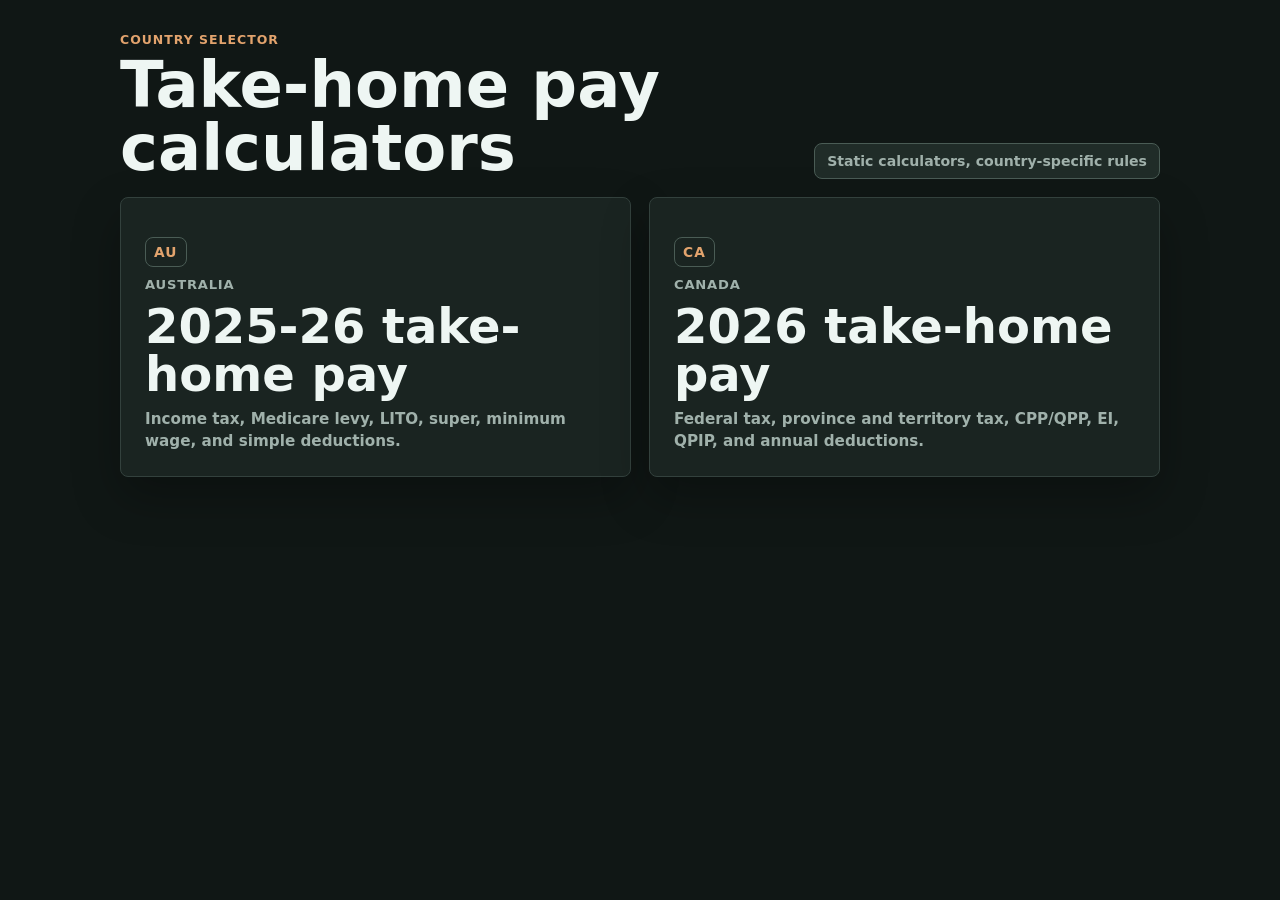
<file: index.html>
<!doctype html>
<html lang="en">
  <head>
    <meta charset="utf-8">
    <meta name="viewport" content="width=device-width, initial-scale=1">
    <title>Take-Home Pay Calculators</title>
    <link rel="stylesheet" href="styles.css">
  </head>
  <body>
    <main class="app-shell country-shell">
      <header class="app-header">
        <div>
          <p class="eyebrow">Country selector</p>
          <h1>Take-home pay calculators</h1>
        </div>
        <span class="rate-badge">Static calculators, country-specific rules</span>
      </header>

      <section class="country-grid" aria-label="Choose a country">
        <a class="country-card" href="australia.html">
          <span class="country-code">AU</span>
          <span class="country-name">Australia</span>
          <strong>2025-26 take-home pay</strong>
          <small>Income tax, Medicare levy, LITO, super, minimum wage, and simple deductions.</small>
        </a>

        <a class="country-card" href="canada.html">
          <span class="country-code">CA</span>
          <span class="country-name">Canada</span>
          <strong>2026 take-home pay</strong>
          <small>Federal tax, province and territory tax, CPP/QPP, EI, QPIP, and annual deductions.</small>
        </a>
      </section>
    </main>
  </body>
</html>
</file>
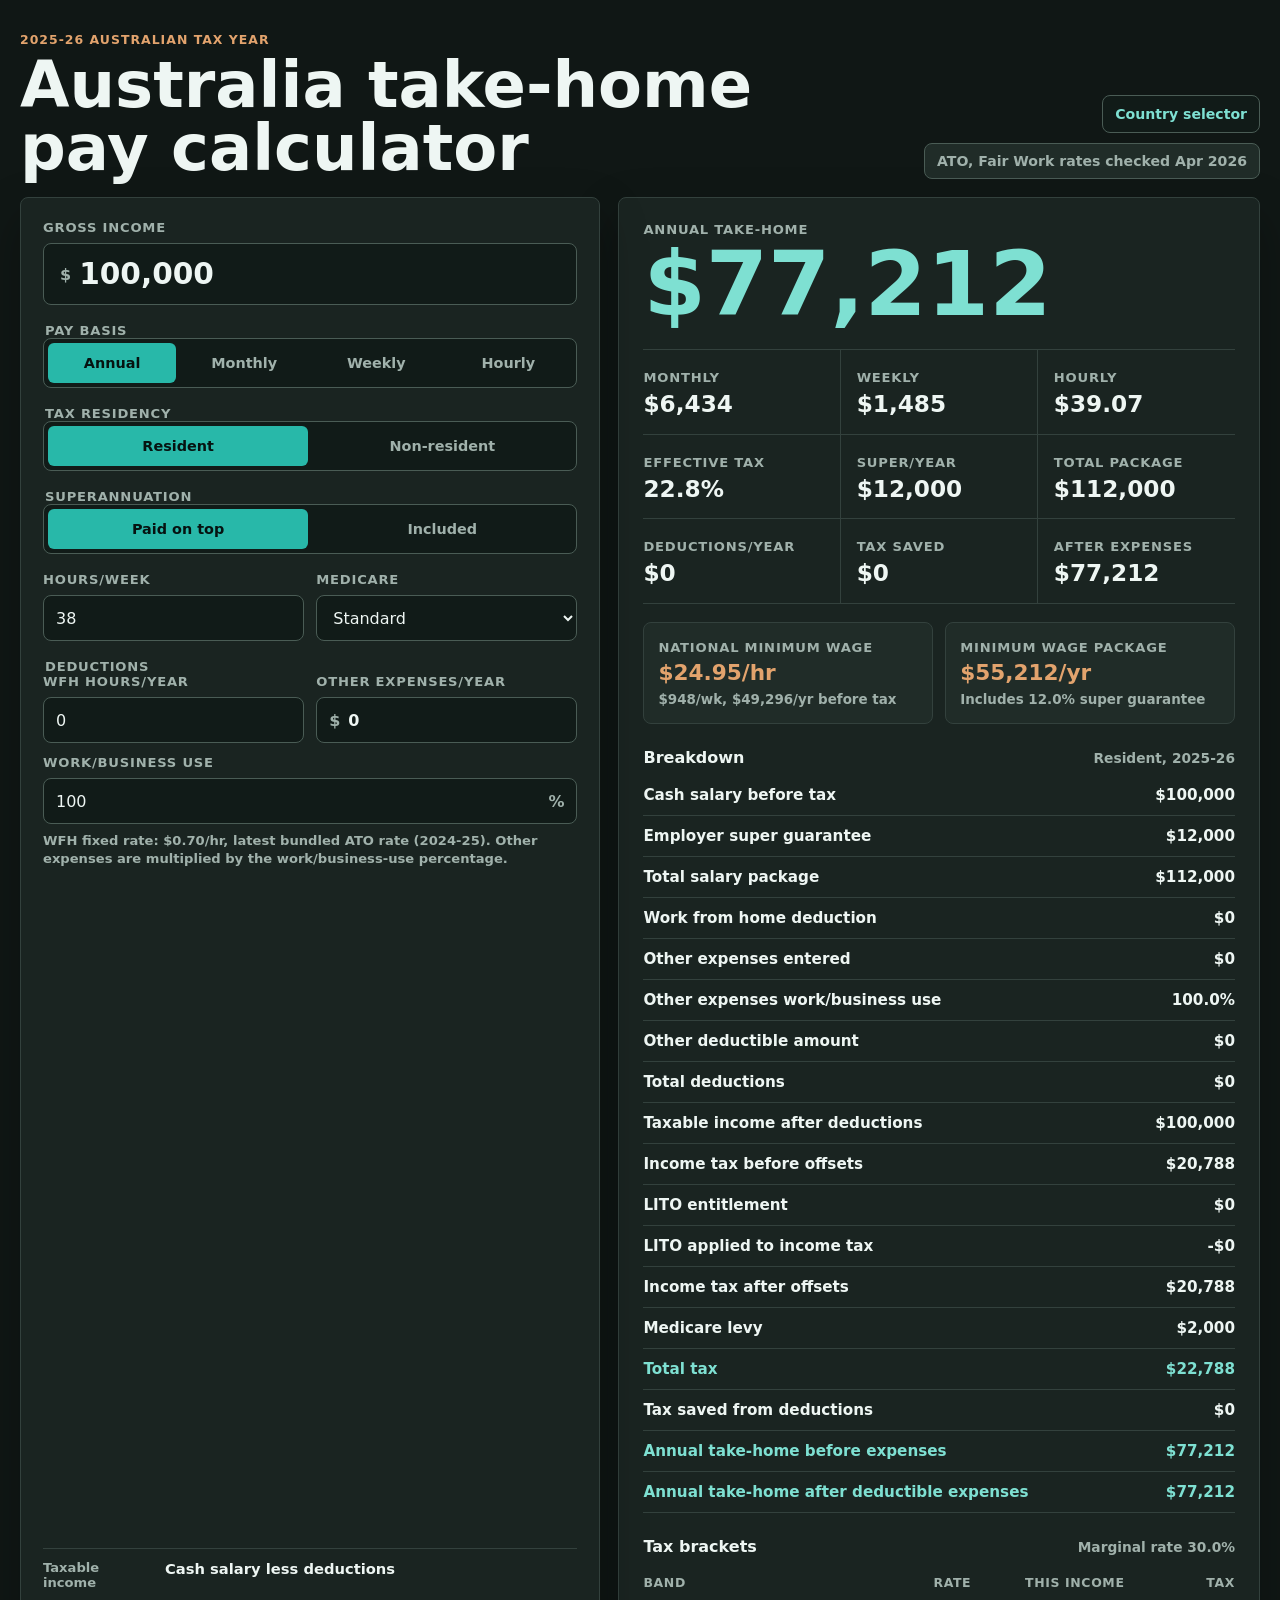
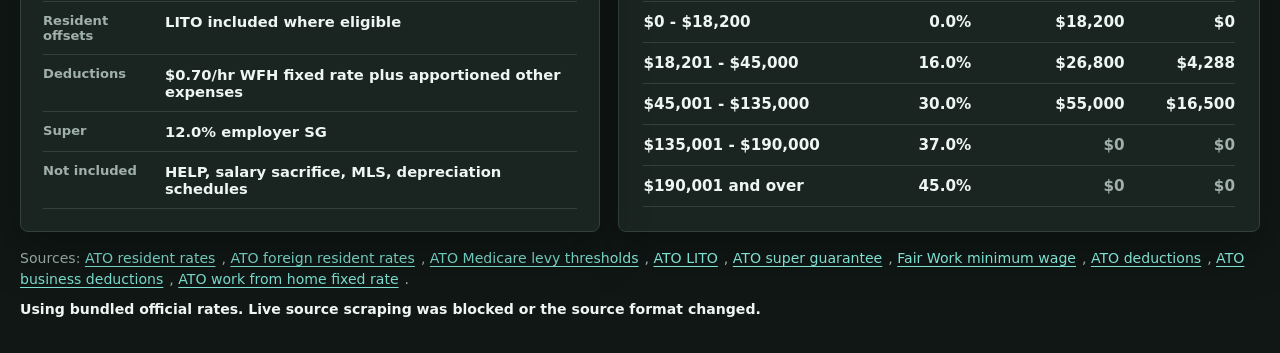
<file: australia.html>
<!doctype html>
<html lang="en-AU">
  <head>
    <meta charset="utf-8">
    <meta name="viewport" content="width=device-width, initial-scale=1">
    <title>Australia Take-Home Pay Calculator</title>
    <link rel="stylesheet" href="styles.css">
  </head>
  <body>
    <main class="app-shell">
      <header class="app-header">
        <div>
          <p class="eyebrow">2025-26 Australian tax year</p>
          <h1>Australia take-home pay calculator</h1>
        </div>
        <div class="header-actions">
          <a class="nav-link" href="index.html">Country selector</a>
          <span id="rateBadge" class="rate-badge">ATO, Fair Work rates checked Apr 2026</span>
        </div>
      </header>

      <div class="workspace">
        <section class="panel controls-panel" aria-label="Calculator inputs">
          <form id="calculatorForm" autocomplete="off">
            <div class="field-group">
              <label class="field-label" for="incomeAmount">Gross income</label>
              <div class="money-input">
                <span aria-hidden="true">$</span>
                <input id="incomeAmount" name="incomeAmount" type="text" inputmode="decimal" autocomplete="off" value="100,000">
              </div>
            </div>

            <fieldset class="field-group">
              <legend class="field-label">Pay basis</legend>
              <div class="segmented">
                <label>
                  <input type="radio" name="payBasis" value="annual" checked>
                  <span>Annual</span>
                </label>
                <label>
                  <input type="radio" name="payBasis" value="monthly">
                  <span>Monthly</span>
                </label>
                <label>
                  <input type="radio" name="payBasis" value="weekly">
                  <span>Weekly</span>
                </label>
                <label>
                  <input type="radio" name="payBasis" value="hourly">
                  <span>Hourly</span>
                </label>
              </div>
            </fieldset>

            <fieldset class="field-group">
              <legend class="field-label">Tax residency</legend>
              <div class="segmented two-up">
                <label>
                  <input type="radio" name="residency" value="resident" checked>
                  <span>Resident</span>
                </label>
                <label>
                  <input type="radio" name="residency" value="foreign">
                  <span>Non-resident</span>
                </label>
              </div>
            </fieldset>

            <fieldset class="field-group">
              <legend class="field-label">Superannuation</legend>
              <div class="segmented two-up">
                <label>
                  <input type="radio" name="superMode" value="onTop" checked>
                  <span>Paid on top</span>
                </label>
                <label>
                  <input type="radio" name="superMode" value="included">
                  <span>Included</span>
                </label>
              </div>
            </fieldset>

            <div class="two-fields">
              <div class="field-group">
                <label class="field-label" for="hoursPerWeek">Hours/week</label>
                <input id="hoursPerWeek" class="number-input" name="hoursPerWeek" type="number" min="1" max="80" step="0.5" value="38">
              </div>

              <div class="field-group">
                <label class="field-label" for="medicareProfile">Medicare</label>
                <select id="medicareProfile" name="medicareProfile">
                  <option value="standard">Standard</option>
                  <option value="exempt">Exempt</option>
                </select>
              </div>
            </div>

            <fieldset class="field-group">
              <legend class="field-label">Deductions</legend>
              <div class="deduction-grid">
                <div class="field-group">
                  <label class="field-label" for="workFromHomeHours">WFH hours/year</label>
                  <input id="workFromHomeHours" class="number-input" name="workFromHomeHours" type="number" min="0" max="8760" step="1" value="0">
                </div>

                <div class="field-group">
                  <label class="field-label" for="otherDeductions">Other expenses/year</label>
                  <div class="money-input compact-money">
                    <span aria-hidden="true">$</span>
                    <input id="otherDeductions" name="otherDeductions" type="text" inputmode="decimal" autocomplete="off" value="0">
                  </div>
                </div>

                <div class="field-group">
                  <label class="field-label" for="deductionWorkUsePercent">Work/business use</label>
                  <div class="percent-input">
                    <input id="deductionWorkUsePercent" class="number-input" name="deductionWorkUsePercent" type="number" min="0" max="100" step="1" value="100">
                    <span aria-hidden="true">%</span>
                  </div>
                </div>
              </div>
              <p id="workFromHomeRateNote" class="field-hint">WFH fixed rate uses the latest bundled ATO rate. Other expenses are reduced to the work/business-use portion.</p>
            </fieldset>
          </form>

          <dl class="assumption-list">
            <div>
              <dt>Taxable income</dt>
              <dd>Cash salary less deductions</dd>
            </div>
            <div>
              <dt>Resident offsets</dt>
              <dd>LITO included where eligible</dd>
            </div>
            <div>
              <dt>Deductions</dt>
              <dd id="deductionAssumption">WFH fixed rate plus apportioned other expenses</dd>
            </div>
            <div>
              <dt>Super</dt>
              <dd id="superAssumption">12% employer SG</dd>
            </div>
            <div>
              <dt>Not included</dt>
              <dd>HELP, salary sacrifice, MLS, depreciation schedules</dd>
            </div>
          </dl>
        </section>

        <section class="panel results-panel" aria-label="Calculator results">
          <div class="hero-result">
            <span>Annual take-home</span>
            <strong id="annualTakeHome">$77,212</strong>
          </div>

          <div class="pay-grid" aria-live="polite">
            <div>
              <span>Monthly</span>
              <strong id="monthlyTakeHome">$6,434</strong>
            </div>
            <div>
              <span>Weekly</span>
              <strong id="weeklyTakeHome">$1,485</strong>
            </div>
            <div>
              <span>Hourly</span>
              <strong id="hourlyTakeHome">$39.07</strong>
            </div>
            <div>
              <span>Effective tax</span>
              <strong id="effectiveTaxRate">22.8%</strong>
            </div>
            <div>
              <span>Super/year</span>
              <strong id="annualSuper">$12,000</strong>
            </div>
            <div>
              <span>Total package</span>
              <strong id="totalPackage">$112,000</strong>
            </div>
            <div>
              <span>Deductions/year</span>
              <strong id="annualDeductions">$0</strong>
            </div>
            <div>
              <span>Tax saved</span>
              <strong id="taxSaved">$0</strong>
            </div>
            <div>
              <span>After expenses</span>
              <strong id="annualAfterExpenses">$77,212</strong>
            </div>
          </div>

          <div class="reference-grid" aria-label="Pay references">
            <div>
              <span>National minimum wage</span>
              <strong id="minimumWageHourly">$24.95/hr</strong>
              <small id="minimumWageDetail">$948/wk, $49,296/yr before tax</small>
            </div>
            <div>
              <span>Minimum wage package</span>
              <strong id="minimumWagePackage">$55,212/yr</strong>
              <small id="minimumWageSuper">Includes 12% super guarantee</small>
            </div>
          </div>

          <div class="table-block">
            <div class="table-heading">
              <h2>Breakdown</h2>
              <span id="taxYearLabel">Resident, 2025-26</span>
            </div>
            <table>
              <tbody id="breakdownBody"></tbody>
            </table>
          </div>

          <div class="table-block">
            <div class="table-heading">
              <h2>Tax brackets</h2>
              <span id="marginalRateLabel">Marginal rate 30.0%</span>
            </div>
            <table class="bracket-table">
              <thead>
                <tr>
                  <th scope="col">Band</th>
                  <th scope="col">Rate</th>
                  <th scope="col">This income</th>
                  <th scope="col">Tax</th>
                </tr>
              </thead>
              <tbody id="bracketBody"></tbody>
            </table>
          </div>
        </section>
      </div>

      <footer class="source-footer">
        Sources:
        <a href="https://www.ato.gov.au/tax-rates-and-codes/tax-rates-australian-residents">ATO resident rates</a>,
        <a href="https://www.ato.gov.au/tax-rates-and-codes/tax-rates-foreign-residents/">ATO foreign resident rates</a>,
        <a href="https://www.ato.gov.au/individuals-and-families/medicare-and-private-health-insurance/medicare-levy/medicare-levy-reduction/medicare-levy-reduction-for-low-income-earners">ATO Medicare levy thresholds</a>,
        <a href="https://www.ato.gov.au/individuals-and-families/income-deductions-offsets-and-records/tax-offsets/low-income-tax-offset">ATO LITO</a>,
        <a href="https://www.ato.gov.au/businesses-and-organisations/super-for-employers/paying-super-contributions/how-much-super-to-pay">ATO super guarantee</a>,
        <a href="https://www.fairwork.gov.au/pay-and-wages/minimum-wages">Fair Work minimum wage</a>,
        <a href="https://www.ato.gov.au/individuals-and-families/income-deductions-offsets-and-records/deductions-you-can-claim/work-related-deductions/how-to-claim-deductions">ATO deductions</a>,
        <a href="https://www.ato.gov.au/businesses-and-organisations/income-deductions-and-concessions/income-and-deductions-for-business/deductions/">ATO business deductions</a>,
        <a href="https://www.ato.gov.au/individuals-and-families/income-deductions-offsets-and-records/deductions-you-can-claim/working-from-home-expenses/fixed-rate-method">ATO work from home fixed rate</a>.
        <span id="rateStatus" class="rate-status">Using bundled official rates.</span>
      </footer>
    </main>

    <script src="tax-australia.js"></script>
    <script src="app-australia.js"></script>
  </body>
</html>
</file>
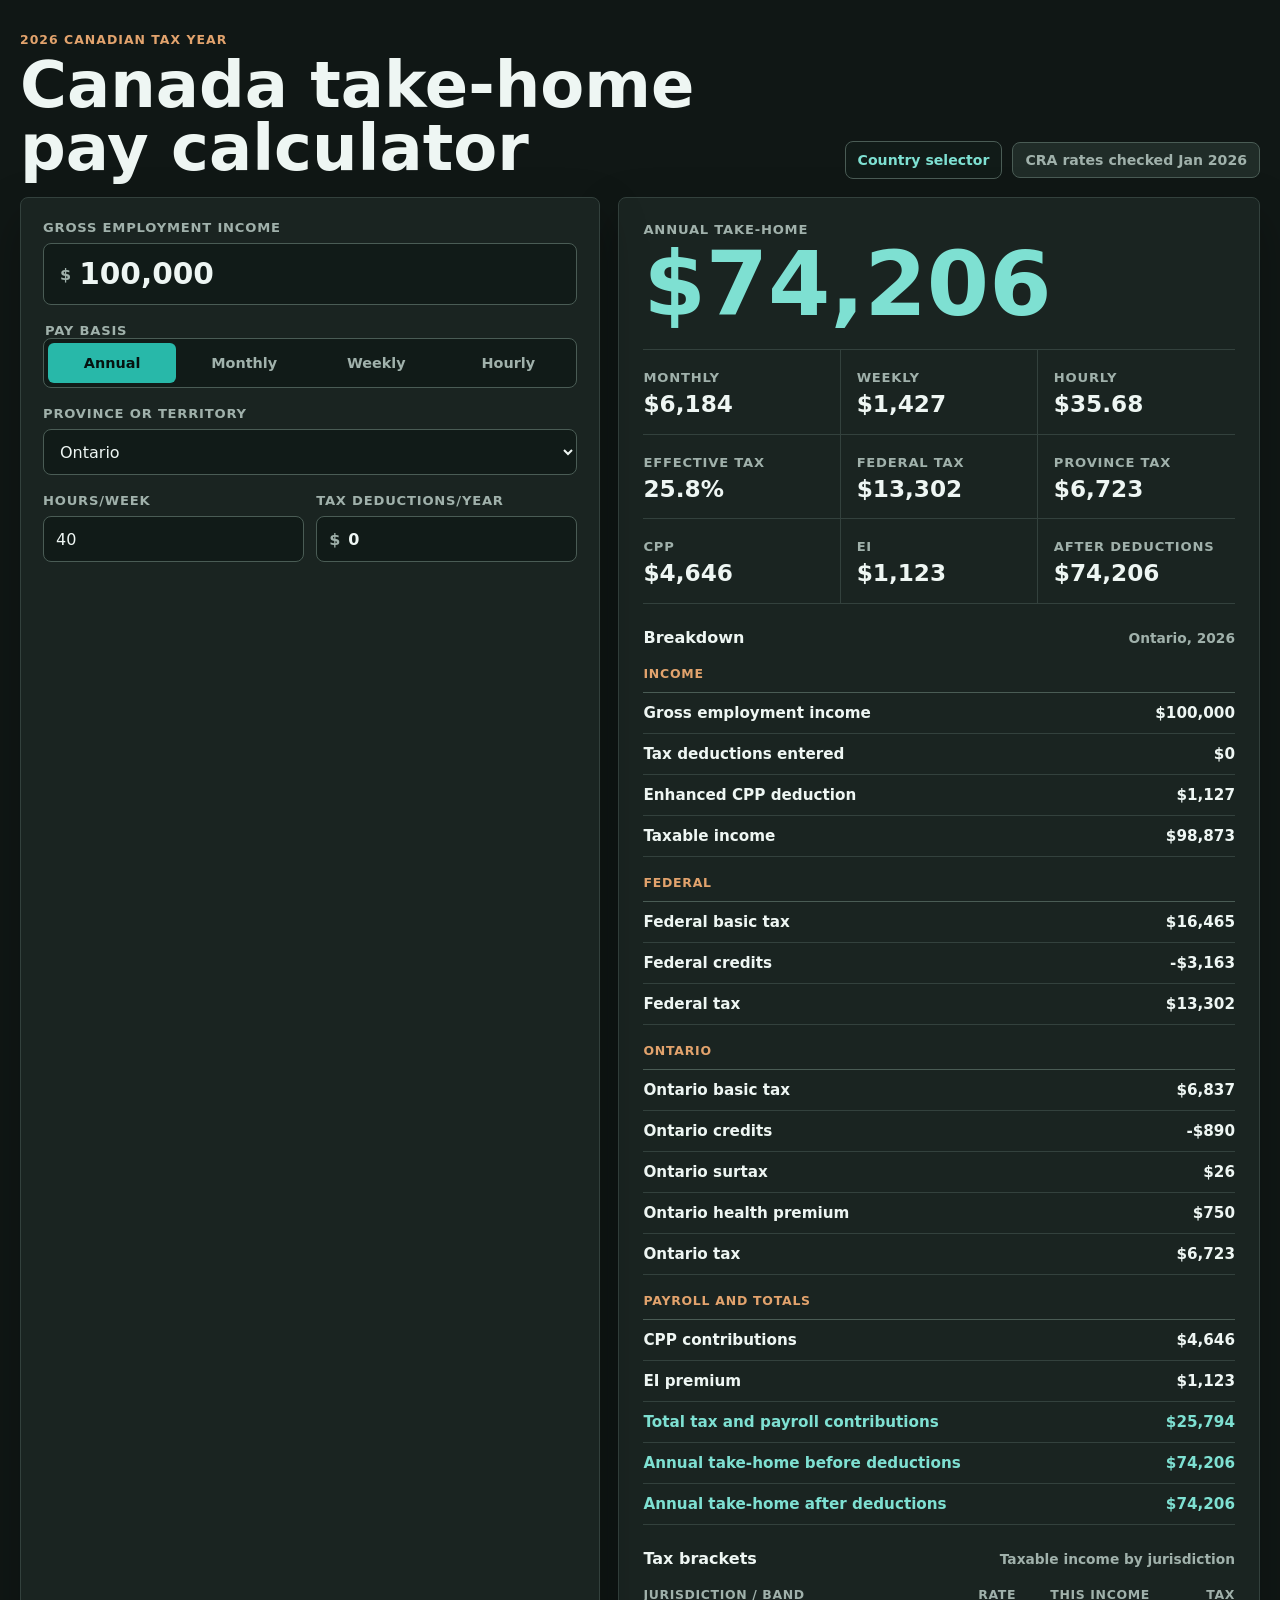
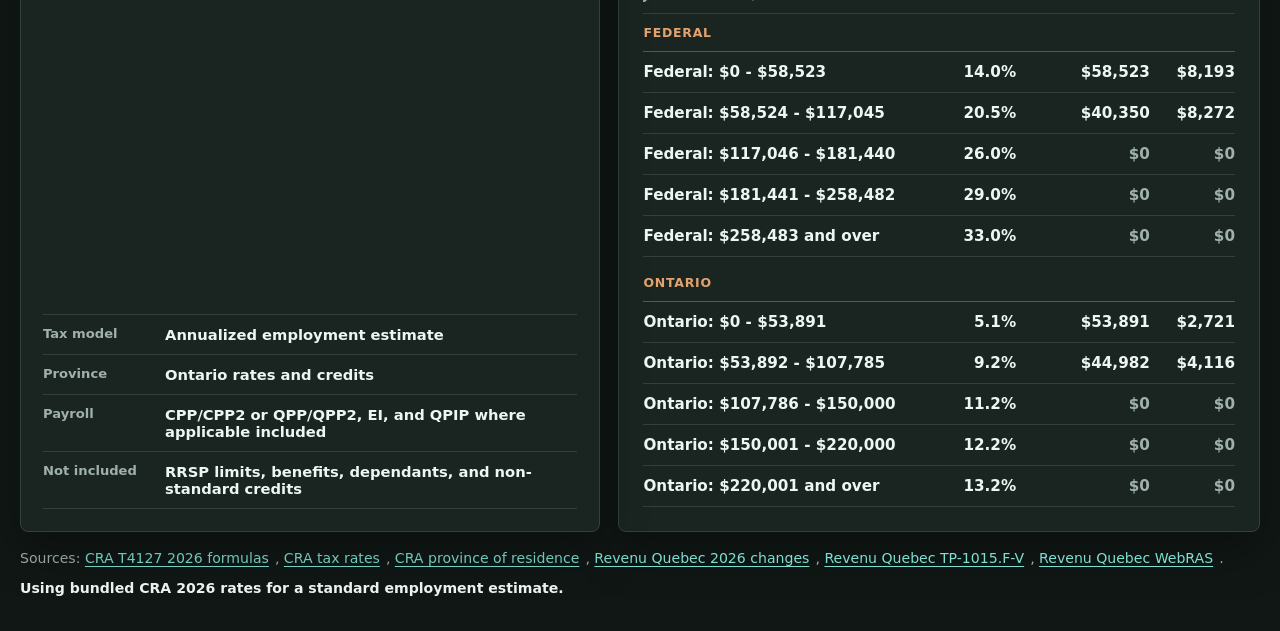
<file: canada.html>
<!doctype html>
<html lang="en-CA">
  <head>
    <meta charset="utf-8">
    <meta name="viewport" content="width=device-width, initial-scale=1">
    <title>Canada Take-Home Pay Calculator</title>
    <link rel="stylesheet" href="styles.css">
  </head>
  <body>
    <main class="app-shell">
      <header class="app-header">
        <div>
          <p class="eyebrow">2026 Canadian tax year</p>
          <h1>Canada take-home pay calculator</h1>
        </div>
        <div class="header-actions">
          <a class="nav-link" href="index.html">Country selector</a>
          <span id="canadaRateBadge" class="rate-badge">CRA rates checked Jan 2026</span>
        </div>
      </header>

      <div class="workspace">
        <section class="panel controls-panel" aria-label="Canada calculator inputs">
          <form id="canadaCalculatorForm" autocomplete="off">
            <div class="field-group">
              <label class="field-label" for="canadaIncomeAmount">Gross employment income</label>
              <div class="money-input">
                <span aria-hidden="true">$</span>
                <input id="canadaIncomeAmount" name="canadaIncomeAmount" type="text" inputmode="decimal" autocomplete="off" value="100,000">
              </div>
            </div>

            <fieldset class="field-group">
              <legend class="field-label">Pay basis</legend>
              <div class="segmented">
                <label>
                  <input type="radio" name="canadaPayBasis" value="annual" checked>
                  <span>Annual</span>
                </label>
                <label>
                  <input type="radio" name="canadaPayBasis" value="monthly">
                  <span>Monthly</span>
                </label>
                <label>
                  <input type="radio" name="canadaPayBasis" value="weekly">
                  <span>Weekly</span>
                </label>
                <label>
                  <input type="radio" name="canadaPayBasis" value="hourly">
                  <span>Hourly</span>
                </label>
              </div>
            </fieldset>

            <div class="field-group">
              <label class="field-label" for="province">Province or territory</label>
              <select id="province" name="province">
                <option value="ON" selected>Ontario</option>
                <option value="AB">Alberta</option>
                <option value="BC">British Columbia</option>
                <option value="MB">Manitoba</option>
                <option value="NB">New Brunswick</option>
                <option value="NL">Newfoundland and Labrador</option>
                <option value="NS">Nova Scotia</option>
                <option value="NT">Northwest Territories</option>
                <option value="NU">Nunavut</option>
                <option value="PE">Prince Edward Island</option>
                <option value="QC">Quebec</option>
                <option value="SK">Saskatchewan</option>
                <option value="YT">Yukon</option>
              </select>
            </div>

            <div class="two-fields">
              <div class="field-group">
                <label class="field-label" for="canadaHoursPerWeek">Hours/week</label>
                <input id="canadaHoursPerWeek" class="number-input" name="canadaHoursPerWeek" type="number" min="1" max="80" step="0.5" value="40">
              </div>

              <div class="field-group">
                <label class="field-label" for="canadaAnnualDeductions">Tax deductions/year</label>
                <div class="money-input compact-money">
                  <span aria-hidden="true">$</span>
                  <input id="canadaAnnualDeductions" name="canadaAnnualDeductions" type="text" inputmode="decimal" autocomplete="off" value="0">
                </div>
              </div>
            </div>
          </form>

          <dl class="assumption-list">
            <div>
              <dt>Tax model</dt>
              <dd>Annualized employment estimate</dd>
            </div>
            <div>
              <dt>Province</dt>
              <dd id="canadaProvinceAssumption">Ontario rates and credits</dd>
            </div>
            <div>
              <dt>Payroll</dt>
              <dd>CPP/CPP2 or QPP/QPP2, EI, and QPIP where applicable included</dd>
            </div>
            <div>
              <dt>Not included</dt>
              <dd>RRSP limits, benefits, dependants, and non-standard credits</dd>
            </div>
          </dl>
        </section>

        <section class="panel results-panel" aria-label="Canada calculator results">
          <div class="hero-result">
            <span>Annual take-home</span>
            <strong id="canadaAnnualTakeHome">$0</strong>
          </div>

          <div class="pay-grid" aria-live="polite">
            <div>
              <span>Monthly</span>
              <strong id="canadaMonthlyTakeHome">$0</strong>
            </div>
            <div>
              <span>Weekly</span>
              <strong id="canadaWeeklyTakeHome">$0</strong>
            </div>
            <div>
              <span>Hourly</span>
              <strong id="canadaHourlyTakeHome">$0.00</strong>
            </div>
            <div>
              <span>Effective tax</span>
              <strong id="canadaEffectiveTaxRate">0.0%</strong>
            </div>
            <div>
              <span>Federal tax</span>
              <strong id="canadaFederalTax">$0</strong>
            </div>
            <div>
              <span>Province tax</span>
              <strong id="canadaProvincialTax">$0</strong>
            </div>
            <div>
              <span id="canadaPensionLabel">CPP</span>
              <strong id="canadaCpp">$0</strong>
            </div>
            <div>
              <span id="canadaEiLabel">EI</span>
              <strong id="canadaEi">$0</strong>
            </div>
            <div>
              <span>After deductions</span>
              <strong id="canadaAfterDeductions">$0</strong>
            </div>
          </div>

          <div id="canadaNotice" class="notice" hidden></div>

          <div class="table-block">
            <div class="table-heading">
              <h2>Breakdown</h2>
              <span id="canadaTaxYearLabel">Ontario, 2026</span>
            </div>
            <table>
              <tbody id="canadaBreakdownBody"></tbody>
            </table>
          </div>

          <div class="table-block">
            <div class="table-heading">
              <h2>Tax brackets</h2>
              <span>Taxable income by jurisdiction</span>
            </div>
            <table class="bracket-table">
              <thead>
                <tr>
                  <th scope="col">Jurisdiction / Band</th>
                  <th scope="col">Rate</th>
                  <th scope="col">This income</th>
                  <th scope="col">Tax</th>
                </tr>
              </thead>
              <tbody id="canadaBracketBody"></tbody>
            </table>
          </div>
        </section>
      </div>

      <footer class="source-footer">
        Sources:
        <a href="https://www.canada.ca/en/revenue-agency/services/forms-publications/payroll/t4127-payroll-deductions-formulas/t4127-jan/t4127-jan-payroll-deductions-formulas-computer-programs.html">CRA T4127 2026 formulas</a>,
        <a href="https://www.canada.ca/en/revenue-agency/services/tax/individuals/frequently-asked-questions-individuals/canadian-income-tax-rates-individuals-current-previous-years.html">CRA tax rates</a>,
        <a href="https://www.canada.ca/en/revenue-agency/services/tax/individuals/topics/about-your-tax-return/tax-return/completing-a-tax-return/personal-address-information/your-province-territory-residence.html">CRA province of residence</a>,
        <a href="https://www.revenuquebec.ca/en/businesses/source-deductions-and-employer-contributions/employers-principal-changes-for-2026/">Revenu Quebec 2026 changes</a>,
        <a href="https://www.revenuquebec.ca/en/online-services/forms-and-publications/current-details/tp-1015-f-v/">Revenu Quebec TP-1015.F-V</a>,
        <a href="https://www.revenuquebec.ca/en/online-services/tools/webras/">Revenu Quebec WebRAS</a>.
        <span id="canadaRateStatus" class="rate-status">Using bundled CRA 2026 rates for a standard employment estimate.</span>
      </footer>
    </main>

    <script src="tax-canada.js"></script>
    <script src="app-canada.js"></script>
  </body>
</html>
</file>
<file: styles.css>
:root {
  --bg: #101715;
  --paper: #1a2421;
  --paper-raised: #202c28;
  --ink: #eef6f3;
  --muted: #a0b1ab;
  --line: #33413d;
  --line-strong: #4a5c55;
  --accent: #28b8a9;
  --accent-deep: #7ee0d2;
  --warm: #e2a36d;
  --cool: #8cb7cf;
  --input: #111b18;
  --shadow: 0 20px 48px rgba(0, 0, 0, 0.28);
}

* {
  box-sizing: border-box;
}

body {
  margin: 0;
  background: var(--bg);
  color: var(--ink);
  font-family: Inter, ui-sans-serif, system-ui, -apple-system, BlinkMacSystemFont, "Segoe UI", sans-serif;
  letter-spacing: 0;
}

button,
input,
select {
  font: inherit;
}

a {
  color: var(--accent-deep);
  text-decoration-thickness: 0.08em;
  text-underline-offset: 0.18em;
}

.app-shell {
  width: min(1240px, calc(100% - 32px));
  margin: 0 auto;
  padding: 32px 0;
}

.app-header {
  display: flex;
  align-items: flex-end;
  justify-content: space-between;
  gap: 20px;
  margin-bottom: 18px;
}

.eyebrow {
  margin: 0 0 7px;
  color: var(--warm);
  font-size: 0.78rem;
  font-weight: 800;
  letter-spacing: 0.08em;
  text-transform: uppercase;
}

h1,
h2 {
  margin: 0;
  letter-spacing: 0;
}

h1 {
  max-width: 760px;
  font-size: clamp(2rem, 5vw, 4.2rem);
  line-height: 0.98;
}

h2 {
  font-size: 1rem;
}

.rate-badge {
  flex: 0 0 auto;
  border: 1px solid var(--line-strong);
  border-radius: 8px;
  padding: 9px 12px;
  background: var(--paper-raised);
  color: var(--muted);
  font-size: 0.88rem;
  font-weight: 700;
}

.header-actions {
  display: flex;
  align-items: center;
  justify-content: flex-end;
  gap: 10px;
  flex-wrap: wrap;
}

.nav-link {
  display: inline-flex;
  align-items: center;
  justify-content: center;
  min-height: 38px;
  border: 1px solid var(--line-strong);
  border-radius: 8px;
  padding: 8px 12px;
  background: var(--input);
  color: var(--accent-deep);
  font-size: 0.88rem;
  font-weight: 800;
  text-decoration: none;
}

.nav-link:hover,
.nav-link:focus-visible,
.country-card:hover,
.country-card:focus-visible {
  border-color: var(--accent);
  outline: 3px solid rgba(40, 184, 169, 0.2);
  outline-offset: 2px;
}

.workspace {
  display: grid;
  grid-template-columns: minmax(320px, 0.95fr) minmax(480px, 1.05fr);
  gap: 18px;
  align-items: stretch;
}

.panel {
  border: 1px solid var(--line);
  border-radius: 8px;
  background: var(--paper);
  box-shadow: var(--shadow);
}

.controls-panel {
  display: flex;
  flex-direction: column;
  padding: 22px;
  position: sticky;
  top: 16px;
}

.results-panel {
  padding: 24px;
}

form {
  display: grid;
  gap: 18px;
}

fieldset {
  min-width: 0;
  margin: 0;
  padding: 0;
  border: 0;
}

.field-group {
  display: grid;
  gap: 8px;
}

.field-label {
  color: var(--muted);
  font-size: 0.82rem;
  font-weight: 800;
  letter-spacing: 0.06em;
  text-transform: uppercase;
}

.money-input {
  display: grid;
  grid-template-columns: auto minmax(0, 1fr);
  align-items: center;
  border: 1px solid var(--line-strong);
  border-radius: 8px;
  min-height: 58px;
  background: var(--input);
  overflow: hidden;
}

.money-input span {
  padding: 0 0 0 16px;
  color: var(--muted);
  font-weight: 800;
}

.money-input input {
  min-width: 0;
  width: 100%;
  border: 0;
  outline: 0;
  padding: 13px 16px 13px 8px;
  background: transparent;
  color: var(--ink);
  font-size: 1.85rem;
  font-weight: 850;
}

.number-input,
select {
  width: 100%;
  min-height: 46px;
  border: 1px solid var(--line-strong);
  border-radius: 8px;
  background: var(--input);
  color: var(--ink);
  padding: 10px 12px;
  outline: 0;
}

input:disabled {
  color: var(--muted);
  cursor: not-allowed;
}

.compact-money {
  min-height: 46px;
}

.compact-money span {
  padding-left: 12px;
}

.compact-money input {
  padding: 10px 12px 10px 8px;
  font-size: 1rem;
  font-weight: 800;
}

.percent-input {
  display: grid;
  grid-template-columns: minmax(0, 1fr) auto;
  align-items: center;
  border: 1px solid var(--line-strong);
  border-radius: 8px;
  min-height: 46px;
  background: var(--input);
  overflow: hidden;
}

.percent-input .number-input {
  min-height: 44px;
  border: 0;
  border-radius: 0;
  padding-right: 6px;
  background: transparent;
}

.percent-input span {
  padding: 0 12px 0 4px;
  color: var(--muted);
  font-weight: 800;
}

select:disabled {
  color: var(--muted);
  background: #18211f;
}

.segmented {
  display: grid;
  grid-template-columns: repeat(4, minmax(0, 1fr));
  gap: 4px;
  border: 1px solid var(--line-strong);
  border-radius: 8px;
  padding: 4px;
  background: var(--input);
}

.segmented.two-up {
  grid-template-columns: repeat(2, minmax(0, 1fr));
}

.segmented label {
  min-width: 0;
}

.segmented input {
  position: absolute;
  opacity: 0;
  pointer-events: none;
}

.segmented span {
  display: flex;
  align-items: center;
  justify-content: center;
  min-height: 40px;
  border-radius: 6px;
  color: var(--muted);
  font-size: 0.9rem;
  font-weight: 800;
  text-align: center;
  cursor: pointer;
  user-select: none;
}

.segmented input:checked + span {
  background: var(--accent);
  color: #061311;
}

.segmented input:focus-visible + span,
.money-input:focus-within,
.percent-input:focus-within,
.number-input:focus,
select:focus {
  outline: 3px solid rgba(40, 184, 169, 0.28);
  outline-offset: 2px;
}

.two-fields {
  display: grid;
  grid-template-columns: minmax(0, 1fr) minmax(0, 1fr);
  gap: 12px;
}

.deduction-grid {
  display: grid;
  grid-template-columns: repeat(2, minmax(0, 1fr));
  gap: 12px;
}

.deduction-grid .field-group:last-child {
  grid-column: 1 / -1;
}

.field-hint {
  margin: 0;
  color: var(--muted);
  font-size: 0.82rem;
  font-weight: 700;
  line-height: 1.35;
}

.assumption-list {
  margin: auto 0 0;
  border-top: 1px solid var(--line);
}

.assumption-list div {
  display: grid;
  grid-template-columns: 110px minmax(0, 1fr);
  gap: 12px;
  padding: 11px 0;
  border-bottom: 1px solid var(--line);
}

.assumption-list dt {
  color: var(--muted);
  font-size: 0.82rem;
  font-weight: 800;
}

.assumption-list dd {
  min-width: 0;
  margin: 0;
  color: var(--ink);
  font-size: 0.92rem;
  font-weight: 700;
}

.hero-result {
  display: grid;
  gap: 4px;
  padding-bottom: 20px;
  border-bottom: 1px solid var(--line);
}

.hero-result span,
.pay-grid span,
.reference-grid span {
  color: var(--muted);
  font-size: 0.82rem;
  font-weight: 800;
  letter-spacing: 0.06em;
  text-transform: uppercase;
}

.hero-result strong {
  color: var(--accent-deep);
  font-size: clamp(2.5rem, 7vw, 5.8rem);
  line-height: 0.98;
  letter-spacing: 0;
  overflow-wrap: anywhere;
}

.pay-grid {
  display: grid;
  grid-template-columns: repeat(3, minmax(0, 1fr));
  border-bottom: 1px solid var(--line);
}

.pay-grid div {
  min-width: 0;
  padding: 17px 16px;
  border-right: 1px solid var(--line);
  border-bottom: 1px solid var(--line);
}

.pay-grid div:nth-child(3n + 1) {
  padding-left: 0;
}

.pay-grid div:nth-child(3n) {
  border-right: 0;
  padding-right: 0;
}

.pay-grid div:nth-last-child(-n + 3) {
  border-bottom: 0;
}

.pay-grid strong {
  display: block;
  margin-top: 5px;
  font-size: clamp(1.05rem, 2vw, 1.45rem);
  line-height: 1.1;
  overflow-wrap: anywhere;
}

.reference-grid {
  display: grid;
  grid-template-columns: repeat(2, minmax(0, 1fr));
  gap: 12px;
  padding-top: 18px;
}

.reference-grid div {
  min-width: 0;
  border: 1px solid var(--line);
  border-radius: 8px;
  background: var(--paper-raised);
  padding: 14px;
}

.reference-grid strong {
  display: block;
  margin-top: 5px;
  color: var(--warm);
  font-size: clamp(1.05rem, 2vw, 1.35rem);
  line-height: 1.1;
  overflow-wrap: anywhere;
}

.reference-grid small {
  display: block;
  margin-top: 6px;
  color: var(--muted);
  font-size: 0.84rem;
  font-weight: 700;
  line-height: 1.35;
}

.table-block {
  margin-top: 24px;
  overflow-x: auto;
}

.table-heading {
  display: flex;
  align-items: baseline;
  justify-content: space-between;
  gap: 14px;
  margin-bottom: 8px;
}

.table-heading span {
  color: var(--muted);
  font-size: 0.86rem;
  font-weight: 800;
}

table {
  width: 100%;
  border-collapse: collapse;
  font-variant-numeric: tabular-nums;
}

.bracket-table {
  min-width: 520px;
}

th,
td {
  border-bottom: 1px solid var(--line);
  padding: 11px 8px;
  text-align: right;
  vertical-align: top;
}

th:first-child,
td:first-child {
  padding-left: 0;
  text-align: left;
}

th:last-child,
td:last-child {
  padding-right: 0;
}

th {
  color: var(--muted);
  font-size: 0.78rem;
  font-weight: 850;
  letter-spacing: 0.05em;
  text-transform: uppercase;
}

td {
  font-size: 0.95rem;
  font-weight: 700;
}

tr.total-row td {
  color: var(--accent-deep);
  font-weight: 900;
}

tr.section-row td {
  border-bottom-color: var(--line-strong);
  padding-top: 18px;
  color: var(--warm);
  font-size: 0.78rem;
  font-weight: 900;
  letter-spacing: 0.06em;
  text-align: left;
  text-transform: uppercase;
}

tr.section-row:first-child td {
  padding-top: 11px;
}

.muted-cell {
  color: var(--muted);
}

.source-footer {
  margin-top: 16px;
  color: var(--muted);
  font-size: 0.88rem;
  line-height: 1.55;
}

.source-footer a {
  margin-right: 6px;
}

.rate-status {
  display: block;
  margin-top: 8px;
  color: var(--ink);
  font-weight: 700;
}

.notice {
  margin-top: 18px;
  border: 1px solid var(--warm);
  border-radius: 8px;
  padding: 12px 14px;
  background: rgba(226, 163, 109, 0.1);
  color: var(--ink);
  font-size: 0.94rem;
  font-weight: 750;
  line-height: 1.45;
}

.country-shell {
  max-width: 1040px;
}

.country-grid {
  display: grid;
  grid-template-columns: repeat(2, minmax(0, 1fr));
  gap: 18px;
}

.country-card {
  display: grid;
  min-height: 280px;
  align-content: end;
  gap: 10px;
  border: 1px solid var(--line);
  border-radius: 8px;
  padding: 24px;
  background: var(--paper);
  box-shadow: var(--shadow);
  color: var(--ink);
  text-decoration: none;
}

.country-code {
  width: fit-content;
  border: 1px solid var(--line-strong);
  border-radius: 8px;
  padding: 6px 8px;
  color: var(--warm);
  font-size: 0.86rem;
  font-weight: 900;
  letter-spacing: 0.08em;
}

.country-name {
  color: var(--muted);
  font-size: 0.82rem;
  font-weight: 850;
  letter-spacing: 0.06em;
  text-transform: uppercase;
}

.country-card strong {
  font-size: clamp(1.7rem, 4vw, 3rem);
  line-height: 1;
}

.country-card small {
  max-width: 42rem;
  color: var(--muted);
  font-size: 0.95rem;
  font-weight: 700;
  line-height: 1.45;
}

.placeholder-workspace {
  align-items: start;
}

.placeholder-panel {
  min-height: 100%;
}

.placeholder-list {
  display: grid;
  grid-template-columns: repeat(2, minmax(0, 1fr));
  gap: 12px;
  margin-top: 18px;
}

.placeholder-list div {
  border: 1px solid var(--line);
  border-radius: 8px;
  padding: 14px;
  background: var(--paper-raised);
}

.placeholder-list span {
  display: block;
  color: var(--muted);
  font-size: 0.78rem;
  font-weight: 850;
  letter-spacing: 0.06em;
  text-transform: uppercase;
}

.placeholder-list strong {
  display: block;
  margin-top: 7px;
  font-size: 1.05rem;
  line-height: 1.25;
}

.placeholder-note {
  margin: 20px 0 0;
  color: var(--muted);
  font-weight: 700;
  line-height: 1.5;
}

@media (max-width: 880px) {
  .app-shell {
    width: min(100% - 24px, 680px);
    padding: 20px 0;
  }

  .app-header,
  .workspace {
    display: grid;
    grid-template-columns: 1fr;
  }

  .app-header {
    align-items: start;
  }

  .header-actions {
    justify-content: flex-start;
  }

  .rate-badge {
    width: fit-content;
  }

  .controls-panel {
    position: static;
  }

  .assumption-list {
    margin-top: 22px;
  }

  .pay-grid {
    grid-template-columns: repeat(2, minmax(0, 1fr));
  }

  .pay-grid div,
  .pay-grid div:nth-child(3n),
  .pay-grid div:nth-child(3n + 1) {
    padding: 15px 14px;
    border-right: 1px solid var(--line);
    border-bottom: 1px solid var(--line);
  }

  .pay-grid div:nth-child(odd) {
    padding-left: 0;
  }

  .pay-grid div:nth-child(even) {
    border-right: 0;
    padding-right: 0;
  }

  .pay-grid div:nth-last-child(-n + 2) {
    border-bottom: 0;
  }

  .country-grid {
    grid-template-columns: 1fr;
  }
}

@media (max-width: 560px) {
  .app-shell {
    width: min(100% - 18px, 520px);
  }

  h1 {
    font-size: 2.25rem;
  }

  .controls-panel,
  .results-panel {
    padding: 16px;
  }

  .segmented {
    grid-template-columns: repeat(2, minmax(0, 1fr));
  }

  .segmented.two-up,
  .two-fields,
  .deduction-grid,
  .assumption-list div,
  .pay-grid,
  .reference-grid,
  .placeholder-list {
    grid-template-columns: 1fr;
  }

  .deduction-grid .field-group:last-child {
    grid-column: auto;
  }

  .pay-grid div,
  .pay-grid div:nth-child(3n),
  .pay-grid div:nth-child(3n + 1),
  .pay-grid div:nth-child(odd),
  .pay-grid div:nth-child(even) {
    padding: 13px 0;
    border-right: 0;
    border-bottom: 1px solid var(--line);
  }

  .pay-grid div:last-child {
    border-bottom: 0;
  }

  .table-heading {
    align-items: flex-start;
    flex-direction: column;
    gap: 3px;
  }

  th,
  td {
    padding: 10px 5px;
    font-size: 0.82rem;
  }

  th {
    font-size: 0.68rem;
  }
}
</file>
